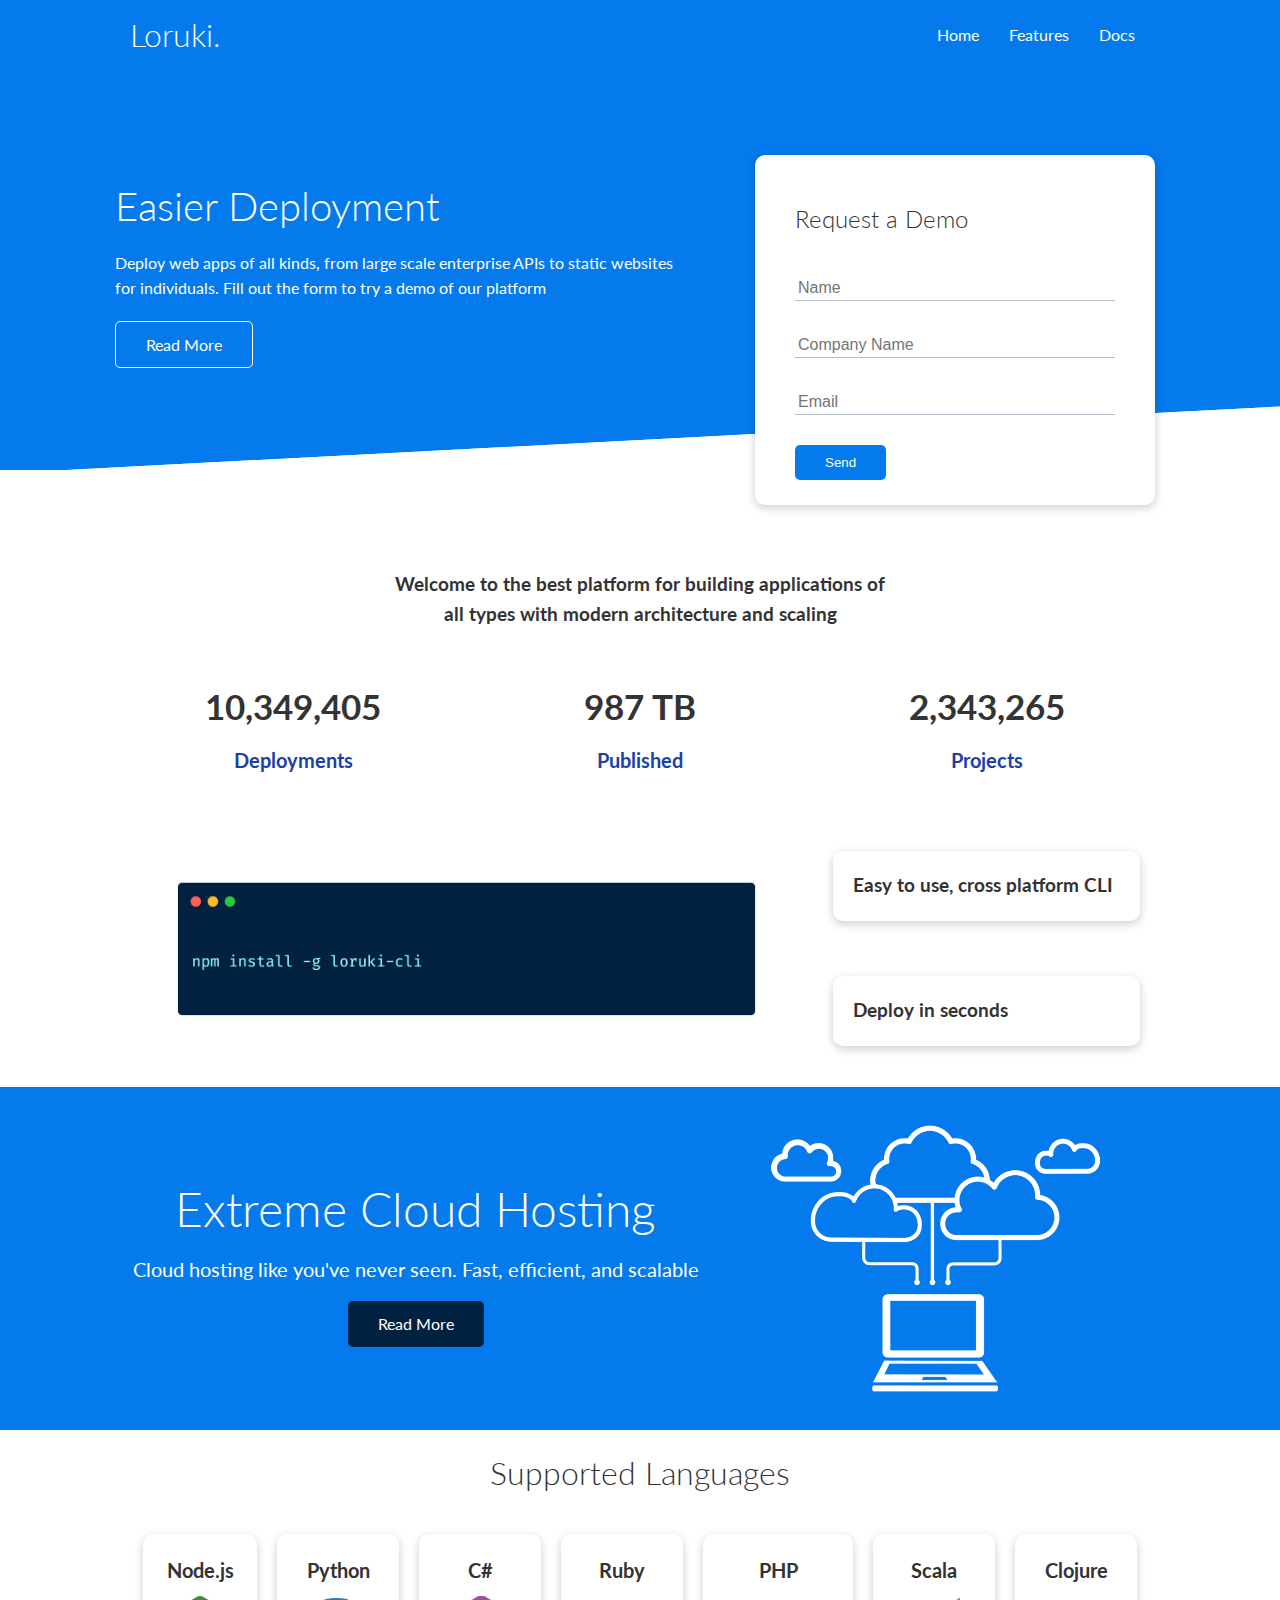
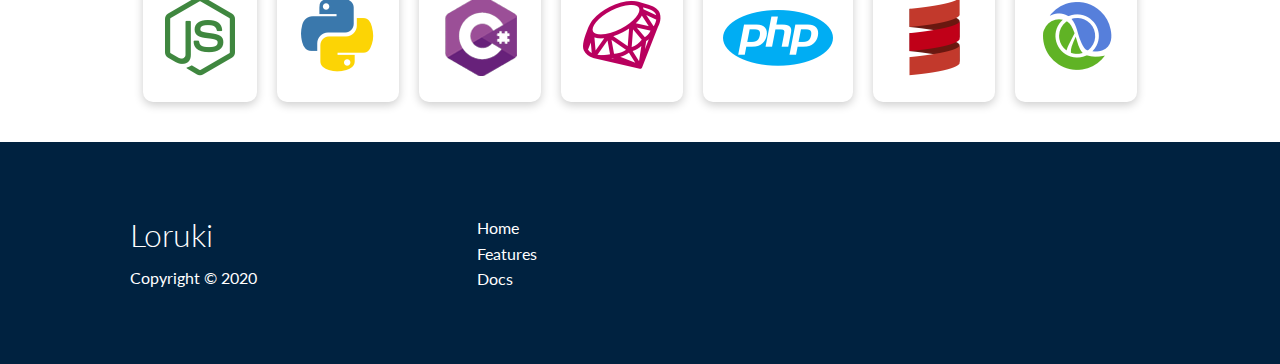
<file: index.html>
<!DOCTYPE html>
<html lang="en">
<head>
    <meta charset="UTF-8">
    <meta name="viewport" content="width=device-width, initial-scale=1.0">
    <link rel="stylesheet" href="https://cdnjs.cloudflare.com/ajax/libs/font-awesome/5.15.1/css/all.min.css" 
    integrity="sha512-+4zCK9k+qNFUR5X+cKL9EIR+ZOhtIloNl9GIKS57V1MyNsYpYcUrUeQc9vNfzsWfV28IaLL3i96P9sdNyeRssA==" 
    crossorigin="anonymous" />
    <link rel="stylesheet" href="css/utilities.css">
    <link rel="stylesheet" href="css/style.css">
    <title>Loruki | Cloud Hosting For Everyone</title>
</head>

<body>

    <!-- Navbar -->
    <div class="navbar">
        <div class="container flex">
            <h1 class="logo">Loruki.</h1>
            <nav>
                <ul>
                    <li><a href="index.html">Home</a></li>
                    <li><a href="features.html">Features</a></li>
                    <li><a href="docs.html">Docs</a></li>
                </ul>
            </nav>
        </div>
    </div>

    <!-- Showcase -->
    <section class="showcase">
        <div class="container grid">
            <div class="showcase-text">
                <h1>Easier Deployment</h1>
                <p>Deploy web apps of all kinds, from large scale enterprise APIs to static websites for individuals. Fill out the form to try a demo of our platform</p>
                <a href="features.html" class="btn btn-outline">Read More</a>
            </div>

            <div class="showcase-form card">
                <h2>Request a Demo</h2>
                <form name="contact" method="POST" netlify-honeypot="bot-field" data-netlify="true">
                    <input type="hidden" name="form-name" value="contact">
                    <p class="hidden">
                        <label>Don’t fill this out if you’re human: <input name="bot-field" /></label>
                    </p>
                    <div class="form-control">
                        <input type="text" name="name" placeholder="Name" required>
                    </div>
                    <div class="form-control">
                        <input type="text" name="company" placeholder="Company Name" required>
                    </div>
                    <div class="form-control">
                        <input type="email" name="email" placeholder="Email" required>
                    </div>
                    <input type="submit" value="Send" class="btn btn-primary">
                </form>
            </div>
        </div>
    </section>

    <!-- Stats -->
    <section class="stats">
        <div class="container">
            <h3 class="stats-heading text-center my-1">
                Welcome to the best platform for building applications of all types with modern architecture and scaling
            </h3>

            <div class="grid grid-3 text-center my-4">
                <div>
                    <i class="fas fa-server fa-3x"></i>
                    <h3>10,349,405</h3>
                    <p class="text-secondary">Deployments</p>
                </div>
                <div>
                    <i class="fas fa-upload fa-3x"></i>
                    <h3>987 TB</h3>
                    <p class="text-secondary">Published</p>
                </div>
                <div>
                    <i class="fas fa-project-diagram fa-3x"></i>
                    <h3>2,343,265</h3>
                    <p class="text-secondary">Projects</p>
                </div>
            </div>
        </div>
    </section>

    <!-- Cli -->
    <section class="cli">
        <div class="container grid">
            <img src="images/cli.png" alt="">
            <div class="card">
                <h3>Easy to use, cross platform CLI</h3>
            </div>
            <div class="card">
                <h3>Deploy in seconds</h3>
            </div>
        </div>
    </section>

    <!-- Cloud -->
    <section class="cloud bg-primary my-2 py-2">
        <div class="container grid">
            <div class="text-center">
                <h2 class="lg">Extreme Cloud Hosting</h2>
                <p class="lead my-1">Cloud hosting like you've never seen. Fast, efficient, and scalable</p>
                <a href="features.html" class="btn btn-dark">Read More</a>
            </div>
            <img src="images/cloud.png" alt="">
        </div>
    </section>

    <!-- Languages -->
    <section class="languages">
        <h2 class="md text-center my-2">
            Supported Languages
        </h2>
        <div class="container flex">
            <div class="card">
                <h4>Node.js</h4>
                <img src="images/logos/node.png" alt="">
            </div>
            <div class="card">
                <h4>Python</h4>
                <img src="images/logos/python.png" alt="">
            </div>
            <div class="card">
                <h4>C#</h4>
                <img src="images/logos/csharp.png" alt="">
            </div>
            <div class="card">
                <h4>Ruby</h4>
                <img src="images/logos/ruby.png" alt="">
            </div>
            <div class="card">
                <h4>PHP</h4>
                <img src="images/logos/php.png" alt="">
            </div>
            <div class="card">
                <h4>Scala</h4>
                <img src="images/logos/scala.png" alt="">
            </div>
            <div class="card">
                <h4>Clojure</h4>
                <img src="images/logos/clojure.png" alt="">
            </div>
        </div>
    </section>

    <!-- Footer -->
    <footer class="footer bg-dark py-5">
        <div class="container grid grid-3">
            <div>
                <h1>Loruki</h1>
                <p>Copyright &copy; 2020</p>
            </div>
            <nav>
                <ul>
                    <li><a href="index.html">Home</a></li>
                    <li><a href="features.html">Features</a></li>
                    <li><a href="docs.html">Docs</a></li>
                </ul>
            </nav>
            <div class="social">
                <a href="#"><i class="fab fa-github fa-2x"></i></a>
                <a href="#"><i class="fab fa-facebook fa-2x"></i></a>
                <a href="#"><i class="fab fa-instagram fa-2x"></i></a>
                <a href="#"><i class="fab fa-twitter fa-2x"></i></a>
            </div>
        </div>
    </footer>
</body>
</html>
</file>
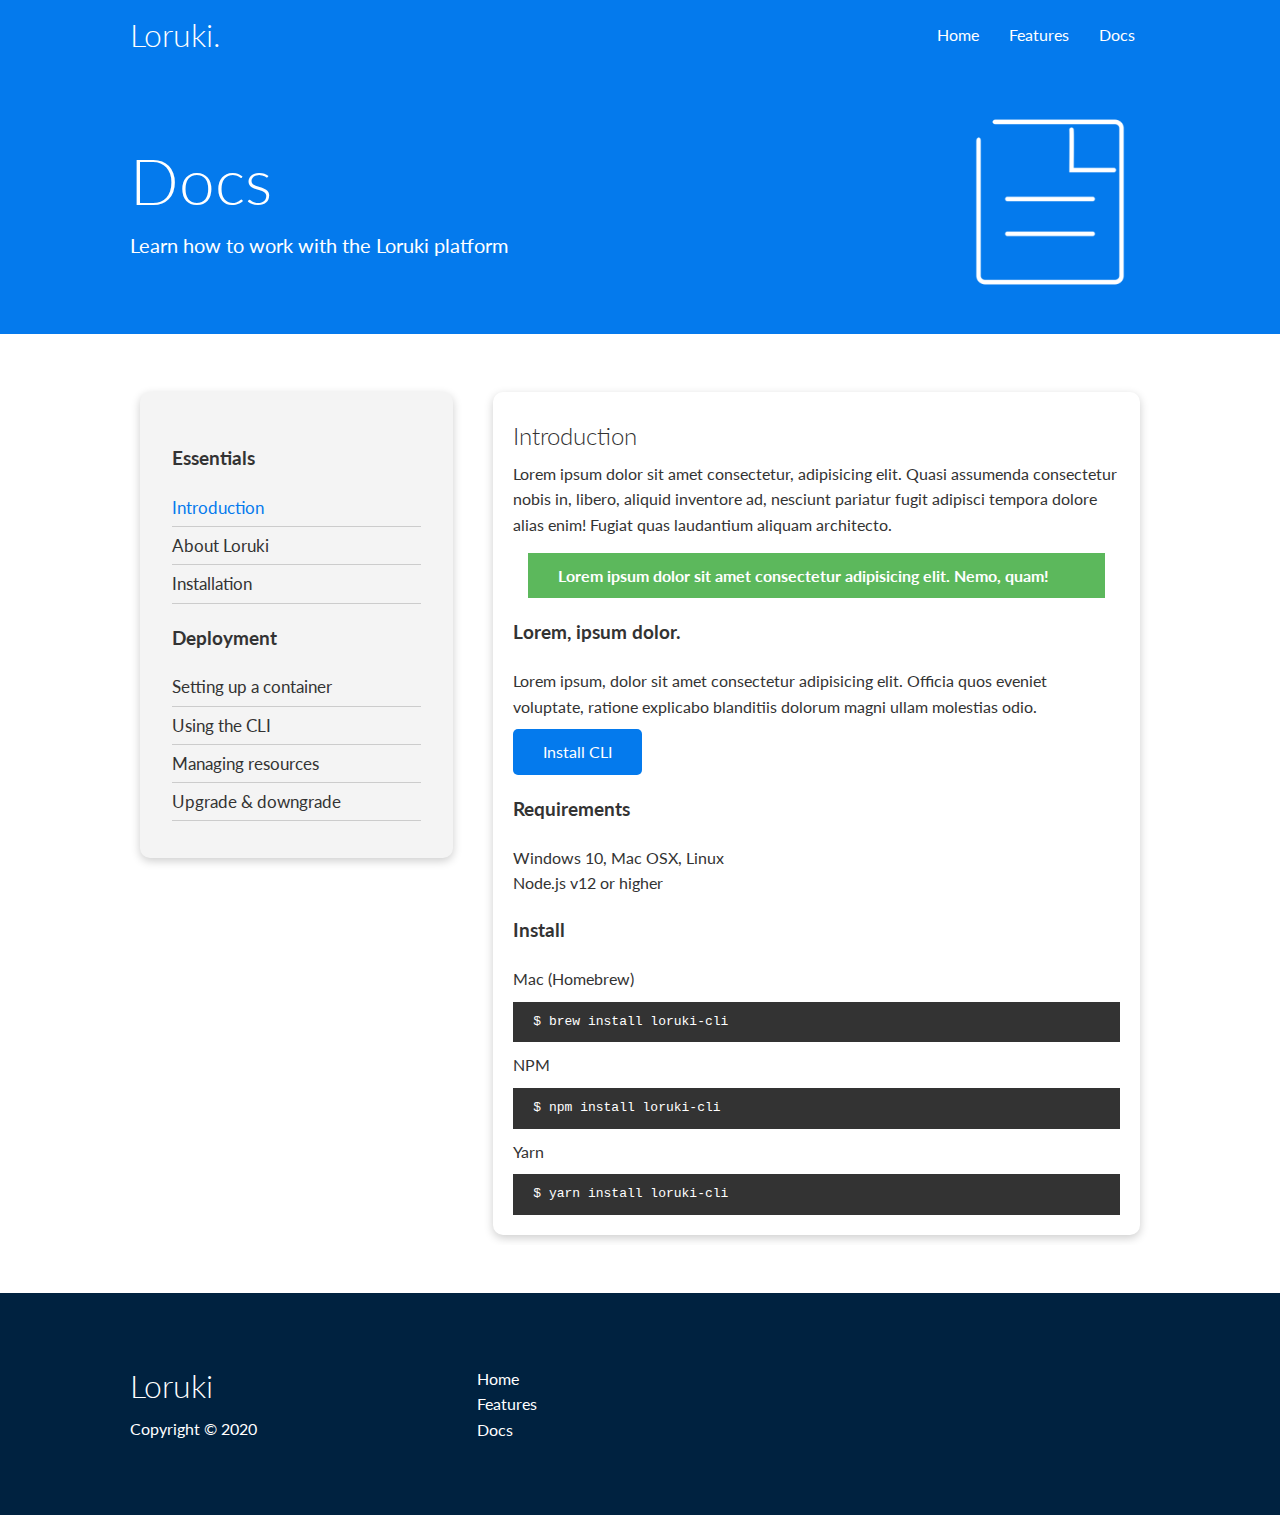
<file: docs.html>
<!DOCTYPE html>
<html lang="en">
<head>
    <meta charset="UTF-8">
    <meta name="viewport" content="width=device-width, initial-scale=1.0">
    <link rel="stylesheet" href="https://cdnjs.cloudflare.com/ajax/libs/font-awesome/5.15.1/css/all.min.css" 
    integrity="sha512-+4zCK9k+qNFUR5X+cKL9EIR+ZOhtIloNl9GIKS57V1MyNsYpYcUrUeQc9vNfzsWfV28IaLL3i96P9sdNyeRssA==" 
    crossorigin="anonymous" />
    <link rel="stylesheet" href="css/utilities.css">
    <link rel="stylesheet" href="css/style.css">
    <title>Loruki | Cloud Hosting For Everyone</title>
</head>

<body>

    <!-- Navbar -->
    <div class="navbar">
        <div class="container flex">
            <h1 class="logo">Loruki.</h1>
            <nav>
                <ul>
                    <li><a href="index.html">Home</a></li>
                    <li><a href="features.html">Features</a></li>
                    <li><a href="docs.html">Docs</a></li>
                </ul>
            </nav>
        </div>
    </div>

    <!-- Head -->
    <section class="docs-head bg-primary py-3">
        <div class="container grid">
            <div>
                <h1 class="xl">Docs</h1>
                <p class="lead">
                    Learn how to work with the Loruki platform
                </p>
            </div>
            <img src="images/docs.png" alt="">
        </div>
    </section>

    <!-- Docs main -->
    <section class="docs-main my-4">
        <div class="container grid">
            <div class="card bg-light p-3">
                <h3 class="my-2">Essentials</h3>
                <nav>
                    <ul>
                        <li><a class="text-primary" href="#">Introduction</a></li>
                        <li><a href="#">About Loruki</a></li>
                        <li><a href="#">Installation</a></li>
                    </ul>
                </nav>

                <h3 class="my-2">Deployment</h3>
                <nav>
                    <ul>
                        <li><a href="#">Setting up a container</a></li>
                        <li><a href="#">Using the CLI</a></li>
                        <li><a href="#">Managing resources</a></li>
                        <li><a href="#">Upgrade & downgrade</a></li>
                    </ul>
                </nav>
            </div>

            <div class="card">
                <h2>Introduction</h2>
                <p>Lorem ipsum dolor sit amet consectetur, adipisicing elit. Quasi assumenda consectetur nobis in, libero, aliquid inventore ad, nesciunt pariatur fugit adipisci tempora dolore alias enim! Fugiat quas laudantium aliquam architecto.</p>
                <div class="alert alert-success">
                    <i class="fas fa-info"></i> Lorem ipsum dolor sit amet consectetur adipisicing elit. Nemo, quam!
                </div>

                <h3>Lorem, ipsum dolor.</h3>
                <p>Lorem ipsum, dolor sit amet consectetur adipisicing elit. Officia quos eveniet voluptate, ratione explicabo blanditiis dolorum magni ullam molestias odio.</p>
                <a href="#" class="btn btn-primary">Install CLI</a>

                <h3>Requirements</h3>
                <ul>
                    <li>Windows 10, Mac OSX, Linux</li>
                    <li>Node.js v12 or higher</li>
                </ul>

                <h3>Install</h3>
                <p>Mac (Homebrew)</p>
                <pre><code>$ brew install loruki-cli</code></pre>
                <p>NPM</p>
                <pre><code>$ npm install loruki-cli</code></pre>
                <p>Yarn</p>
                <pre><code>$ yarn install loruki-cli</code></pre>
            </div>
        </div>
    </section>

    <!-- Footer -->
    <footer class="footer bg-dark py-5">
        <div class="container grid grid-3">
            <div>
                <h1>Loruki</h1>
                <p>Copyright &copy; 2020</p>
            </div>
            <nav>
                <ul>
                    <li><a href="index.html">Home</a></li>
                    <li><a href="features.html">Features</a></li>
                    <li><a href="docs.html">Docs</a></li>
                </ul>
            </nav>
            <div class="social">
                <a href="#"><i class="fab fa-github fa-2x"></i></a>
                <a href="#"><i class="fab fa-facebook fa-2x"></i></a>
                <a href="#"><i class="fab fa-instagram fa-2x"></i></a>
                <a href="#"><i class="fab fa-twitter fa-2x"></i></a>
            </div>
        </div>
    </footer>
</body>
</html>
</file>
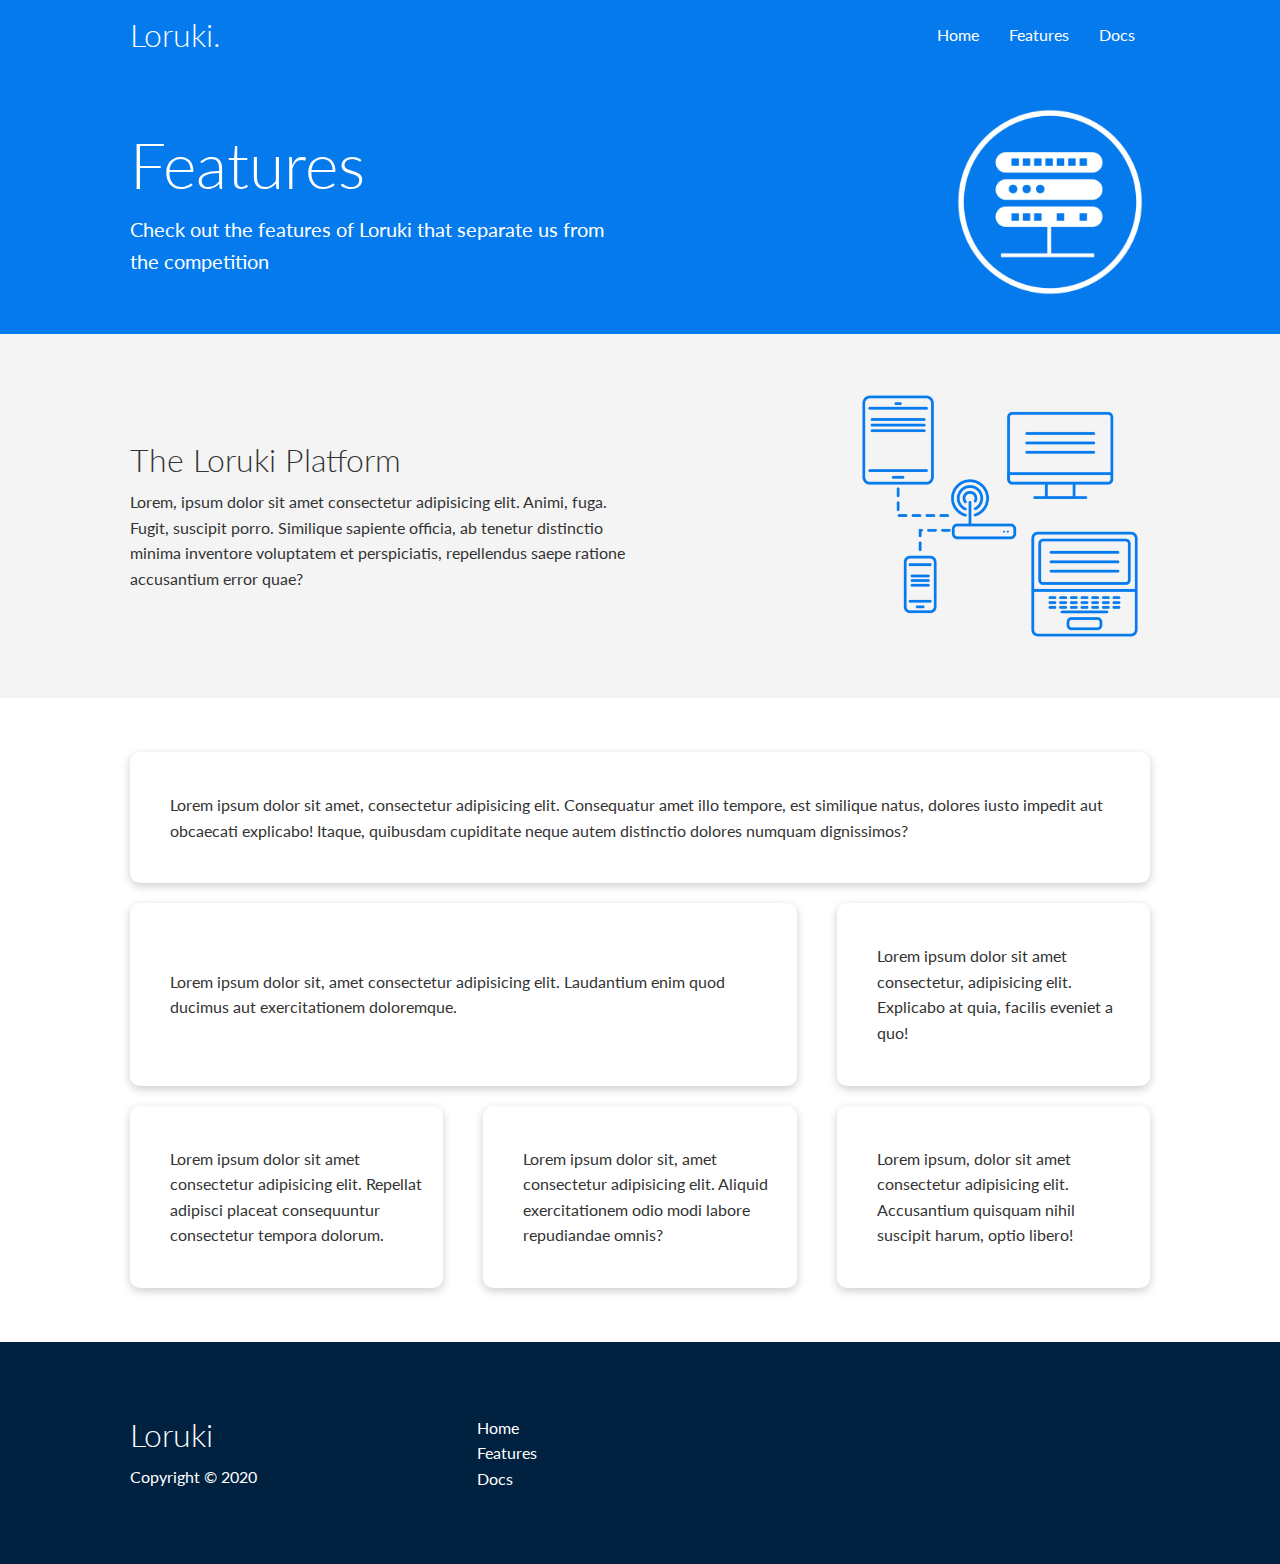
<file: features.html>
<!DOCTYPE html>
<html lang="en">
<head>
    <meta charset="UTF-8">
    <meta name="viewport" content="width=device-width, initial-scale=1.0">
    <link rel="stylesheet" href="https://cdnjs.cloudflare.com/ajax/libs/font-awesome/5.15.1/css/all.min.css" 
    integrity="sha512-+4zCK9k+qNFUR5X+cKL9EIR+ZOhtIloNl9GIKS57V1MyNsYpYcUrUeQc9vNfzsWfV28IaLL3i96P9sdNyeRssA==" 
    crossorigin="anonymous" />
    <link rel="stylesheet" href="css/utilities.css">
    <link rel="stylesheet" href="css/style.css">
    <title>Loruki | Cloud Hosting For Everyone</title>
</head>

<body>

    <!-- Navbar -->
    <div class="navbar">
        <div class="container flex">
            <h1 class="logo">Loruki.</h1>
            <nav>
                <ul>
                    <li><a href="index.html">Home</a></li>
                    <li><a href="features.html">Features</a></li>
                    <li><a href="docs.html">Docs</a></li>
                </ul>
            </nav>
        </div>
    </div>

    <!-- Head -->
    <section class="features-head bg-primary py-3">
        <div class="container grid">
            <div>
                <h1 class="xl">Features</h1>
                <p class="lead">
                    Check out the features of Loruki that separate us from the competition
                </p>
            </div>
            <img src="images/server.png" alt="">
        </div>
    </section>

    <!-- Sub head -->
    <section class="features-sub-head bg-light py-3">
        <div class="container grid">
            <div>
                <h1 class="md">The Loruki Platform</h1>
                <p>
                    Lorem, ipsum dolor sit amet consectetur adipisicing elit. Animi, fuga. Fugit, suscipit porro. Similique sapiente officia, ab tenetur distinctio minima inventore voluptatem et perspiciatis, repellendus saepe ratione accusantium error quae?
                </p>
            </div>
            <img src="images/server2.png" alt="">
        </div>
    </section>

    <section class="features-main my-2">
        <div class="container grid grid-3">
            <div class="card flex">
                <i class="fas fa-server fa-3x"></i>
                <p>Lorem ipsum dolor sit amet, consectetur adipisicing elit. Consequatur amet illo tempore, est similique natus, dolores iusto impedit aut obcaecati explicabo! Itaque, quibusdam cupiditate neque autem distinctio dolores numquam dignissimos?</p>
            </div>
            <div class="card flex">
                <i class="fas fa-network-wired fa-3x"></i>
                <p>Lorem ipsum dolor sit, amet consectetur adipisicing elit. Laudantium enim quod ducimus aut exercitationem doloremque.</p>
            </div>
            <div class="card flex">
                <i class="fas fa-laptop-code fa-3x"></i>
                <p>Lorem ipsum dolor sit amet consectetur, adipisicing elit. Explicabo at quia, facilis eveniet a quo!</p>
            </div>
            <div class="card flex">
                <i class="fas fa-database fa-3x"></i>
                <p>Lorem ipsum dolor sit amet consectetur adipisicing elit. Repellat adipisci placeat consequuntur consectetur tempora dolorum.</p>
            </div>
            <div class="card flex">
                <i class="fas fa-power-off fa-3x"></i>
                <p>Lorem ipsum dolor sit, amet consectetur adipisicing elit. Aliquid exercitationem odio modi labore repudiandae omnis?</p>
            </div>
            <div class="card flex">
                <i class="fas fa-upload fa-3x"></i>
                <p>Lorem ipsum, dolor sit amet consectetur adipisicing elit. Accusantium quisquam nihil suscipit harum, optio libero!</p>
            </div>
        </div>
    </section>

    <!-- Footer -->
    <footer class="footer bg-dark py-5">
        <div class="container grid grid-3">
            <div>
                <h1>Loruki</h1>
                <p>Copyright &copy; 2020</p>
            </div>
            <nav>
                <ul>
                    <li><a href="index.html">Home</a></li>
                    <li><a href="features.html">Features</a></li>
                    <li><a href="docs.html">Docs</a></li>
                </ul>
            </nav>
            <div class="social">
                <a href="#"><i class="fab fa-github fa-2x"></i></a>
                <a href="#"><i class="fab fa-facebook fa-2x"></i></a>
                <a href="#"><i class="fab fa-instagram fa-2x"></i></a>
                <a href="#"><i class="fab fa-twitter fa-2x"></i></a>
            </div>
        </div>
    </footer>
</body>
</html>
</file>
<file: css/utilities.css>
/* if stretch out then max-width keeps it in the container instead of always completely left
overflow got rid of white space from h1's margin */
.container {
    max-width: 1100px;
    margin: 0 auto;
    overflow: auto;
    padding: 0 40px;
}

.card {
    background-color: #fff;
    color: #333;
    border-radius: 10px;
    box-shadow: 0 3px 10px rgba(0,0,0,0.2);
    padding: 20px;
    margin: 10px;
}

.btn {
    display: inline-block;
    padding: 10px 30px;
    cursor: pointer;
    background: var(--primary-color);
    color: #fff;
    border: none;
    border-radius: 5px;
}

.btn-outline {
    background-color: transparent;
    border: 1px #fff solid;
}

.btn:hover {
    transform: scale(.98);
}


/* Backgrounds & colored buttons */
.bg-primary,
.btn-primary {
    background-color: var(--primary-color);
    color: #fff;
}

.bg-secondary,
.btn-secondary {
    background-color: var(--secondary-color);
    color: #fff;
}

.bg-dark,
.btn-dark {
    background-color: var(--dark-color);
    color: #fff;
}

.bg-light,
.btn-light {
    background-color: var(--light-color);
    color: #333;
}

.bg-primary a,
.btn-primary a,
.bg-secondary a,
.btn-secondary a,
.bg-dark a,
.btn-dark a {
    color:#fff;
}

/* Text colors */

.text-primary {
    color: var(--primary-color);
}

.text-secondary {
    color: var(--secondary-color);
}

.text-dark {
    color: var(--dark-color);
}

.text-light {
    color: var(--light-color);
}

/* Text sizes */

.lead {
    font-size: 20px;
}

.sm {
    font-size: 1rem;
}

.md {
    font-size: 2rem;
}

.lg {
    font-size: 3rem;
}

.xl {
    font-size: 4rem;
}

.text-center {
    text-align: center;
}


/* Alert */
.alert {
    background-color: var(--light-color);
    padding: 10px 20px;
    font-weight: bold;
    margin: 15px;
}

.alert i {
    margin-right: 10px;
}

.alert-success {
    background-color: var(--success-color);
    color: #fff;
}

.alert-error {
    background-color: var(--error-color);
    color: #fff;
}

/* space-between takes remaining items and puts space between them */
.flex {
    display: flex;
    justify-content: center;
    align-items: center;
    height: 100%;
}

.grid {
    display: grid;
    grid-template-columns: repeat(2, 1fr);
    gap: 20px;
    justify-content: center;
    align-items: center;
    height: 100%;
}

.grid-3 {
    grid-template-columns: repeat(3, 1fr);
}


/* Margin */

/* rem is multiplier of root element's (html's) font size (default is 16px) */
.my-1 {
    margin: 1rem 0;
}

.my-2 {
    margin: 1.5rem 0;
}

.my-3 {
    margin: 2rem 0;
}

.my-4 {
    margin: 3rem 0;
}

.my-5 {
    margin: 4rem 0;
}

.m-1 {
    margin: 1rem;
}

.m-2 {
    margin: 1.5rem;
}

.m-3 {
    margin: 2rem;
}

.m-4 {
    margin: 3rem;
}

.m-5 {
    margin: 4rem;
}


/* Padding */
.py-1 {
    padding: 1rem 0;
}

.py-2 {
    padding: 1.5rem 0;
}

.py-3 {
    padding: 2rem 0;
}

.py-4 {
    padding: 3rem 0;
}

.py-5 {
    padding: 4rem 0;
}

.p-1 {
    padding: 1rem;
}

.p-2 {
    padding: 1.5rem;
}

.p-3 {
    padding: 2rem;
}

.p-4 {
    padding: 3rem;
}

.p-5 {
    padding: 4rem;
}
</file>
<file: css/style.css>
@import url('https://fonts.googleapis.com/css2?family=Lato:wght@300&display=swap');

:root {
    --primary-color: #047aed;
    --secondary-color: #1c3fa8;    
    --dark-color: #002240;    
    --light-color: #f4f4f4;    
    --success-color: #5cb85c;
    --error-color: #d9534f;
}

/* adding a reset
box-sizing also allows including padding/border in element's total width/height */
* {
    box-sizing: border-box;
    padding: 0;
    margin: 0;
}

body {
    font-family: 'Lato', sans-serif;
    color: #333;
    line-height: 1.6;
}

/* makes sure no bullet points */
ul {
    list-style: none;
}

/* links get rid of ugly underline */
a {
    text-decoration: none;
    color: #333;
}

/* add a little margin on top and bottom so not squished */
h1, h2 {
    font-weight: 300;
    line-height: 1.2;
    margin: 10px 0;
}

p {
    margin: 10px 0;
}

/* keep images within container even if large image */
img {
    width: 100%;
}

code,
pre {
    background-color: #333;
    color: #fff;
    padding: 10px;
}

.hidden {
    visibility: hidden;
    height: 0;
}

/*  =======================================
                    NAVBAR
    ======================================= */

.navbar {
    background-color: var(--primary-color);
    color: #fff;
    height: 70px;
}

.navbar ul {
    display: flex;
}

.navbar a {
    color: #fff;
    padding: 10px;
    margin: 0 5px;
}

.navbar a:hover {
    border-bottom: 2px #fff solid;
}

.navbar .flex {
    justify-content: space-between;
}

/*  =======================================
                    SHOWCASE
    ======================================= */

.showcase {
    height: 400px;
    background-color: var(--primary-color);
    color: #fff;
    position: relative;
}

.showcase h1 {
    font-size: 40px;
}

.showcase p {
    margin: 20px 0;
}

/* overflow: visible; for card box going past the end of the grid */
.showcase .grid {
    overflow: visible;
    grid-template-columns: 55% 45%;
    gap: 30px;
}

.showcase-text {
    animation: slideInFromLeft 1s ease-in;
}

/* z-index 100 means ALWAYS in front */
.showcase-form {
    position: relative;
    top: 60px;
    height: 350px;
    width: 400px;
    padding: 40px;
    z-index: 100; 
    justify-self: flex-end;
    animation: slideInFromRight 1s ease-in;
}

.showcase-form .form-control {
    margin: 10px 0 30px 0;
}

.showcase-form input[type='text'],
.showcase-form input[type='email'] {
    border: 0;
    border-bottom: 1px solid #b4becb;
    width: 100%;
    padding: 3px;
    font-size: 16px;
}

/* remove ugly border when click in input field */
.showcase-form input:focus {
    outline: none;
}

/* position:absolute within postion:relative of showcase
negative bottom value goes beneath end of container
-webkit -moz -ms so that works on all browsers */
.showcase::before,
.showcase::after {
    content:'';
    position: absolute;
    height: 100px;
    bottom: -70px;
    right: 0;
    left: 0;
    background: #fff;
    transform: skewY(-3deg);
    -webkit-transform: skewY(-3deg);
    -moz-transform: skewY(-3deg);
    -ms-transform: skewY(-3deg);
}

/*  =======================================
                    STATS
    ======================================= */

.stats {
    padding-top: 100px;
    animation: slideInFromBottom 1s ease-in;
}

.stats-heading {
    max-width: 500px;
    margin: auto;
}

.stats .grid h3 {
    font-size: 35px;
}

.stats .grid p {
    font-size: 20px;
    font-weight: bold;
}

/*  =======================================
                    CLI
    ======================================= */

.cli .grid {
    grid-template-columns: repeat(3, 1fr);
    grid-template-rows: repeat(2 1fr);
}

.cli .grid > *:first-child {
    grid-column: 1 / span 2;
    grid-row: 1 / span 2;
}

/*  =======================================
                    CLOUD
    ======================================= */

.cloud .grid {
    grid-template-columns: 4fr 3fr;
}

/*  =======================================
                    LANGUAGES
    ======================================= */

/* will go to next line when browser is resized */
.languages .flex {
    flex-wrap: wrap;
}

/* transition: transform <- on the transform property set below */
.languages .card {
    text-align: center;
    margin: 18px 10px 40px;
    transition: transform 0.2s ease-in;
}

.languages .card h4 {
    font-size: 20px;
    margin-bottom: 10px;
}

.languages .card:hover {
    transform: translateY(-15px);
}

/*  =======================================
                    FEATURES
    ======================================= */

.features-head img {
    width: 200px;
    justify-self: flex-end;
}

.features-sub-head img {
    width: 300px;
    justify-self: flex-end;
}

.features-main .card > i {
    margin-right: 20px;
}

.features-main .grid {
    padding: 30px;
}

.features-main .grid *:first-child {
    grid-column: 1 / span 3;
}

.features-main .grid *:nth-child(2) {
    grid-column: 1 / span 2;
}

/*  =======================================
                    DOCS
    ======================================= */

.docs-head img {
    width: 200px;
    justify-self: flex-end;
}

.docs-main h3 {
    margin: 20px 0;
}

.docs-main .grid {
    grid-template-columns: 1fr 2fr;
    align-items: flex-start;
}

.docs-main nav li {
    font-size: 17px;
    padding-bottom: 5px;
    margin-bottom: 5px;
    border-bottom: 1px #ccc solid;
}

.docs-main a:hover {
    font-weight: bold;
}

/*  =======================================
                    FOOTER
    ======================================= */

.footer .social a {
    margin: 0 10px;
}

/*  =======================================
                    ANIMATIONS
    ======================================= */

@keyframes slideInFromLeft {
    0% {
        transform: translateX(-100%); 
    }

    100% {
        transform: translateX(0);
    }
}

@keyframes slideInFromRight {
    0% {
        transform: translateX(100%); 
    }

    100% {
        transform: translateX(0);
    }
}

@keyframes slideInFromTop {
    0% {
        transform: translateY(-100%); 
    }

    100% {
        transform: translateX(0);
    }
}

@keyframes slideInFromBottom {
    0% {
        transform: translateY(100%); 
    }

    100% {
        transform: translateX(0);
    }
}

/*  =======================================
                TABLETS & UNDER
    ======================================= */

@media(max-width: 768px) {
    .grid,
    .showcase .grid,
    .stats .grid,
    .cli .grid,
    .cloud .grid,
    .features-main .grid,
    .docs-main .grid {
        grid-template-columns: 1fr;
        grid-template-rows: 1fr;
    }

    /* takes height of container */
    .showcase {
        height: auto;
    }

    .showcase-text {
        text-align: center;
        margin-top: 40px;
    }

    .showcase-form {
        justify-self: center;
        margin: auto;
    }

    .cli .grid > *:first-child {
        grid-column: 1;
        grid-row: 1;
    }

    .features-head,
    .features-sub-head,
    .docs-head {
        text-align: center;
    }

    .features-head img,
    .features-sub-head img,
    .docs-head img {
        justify-self: center;
    }

    .features-main .grid > *:first-child,
    .features-main .grid > *:nth-child(2) {
        grid-column: 1;
    }
}

/*  =======================================
                    MOBILE
    ======================================= */

@media(max-width: 500px) {
    .navbar {
        height: 110px;
    }

    /* removed to fix scroll bar in mobile header */
    /* .navbar .flex {
        flex-direction: column;
    } */

    .navbar ul {
        padding: 10px;
        background-color: rgba(0,0,0,0.1);
    }
}
</file>
